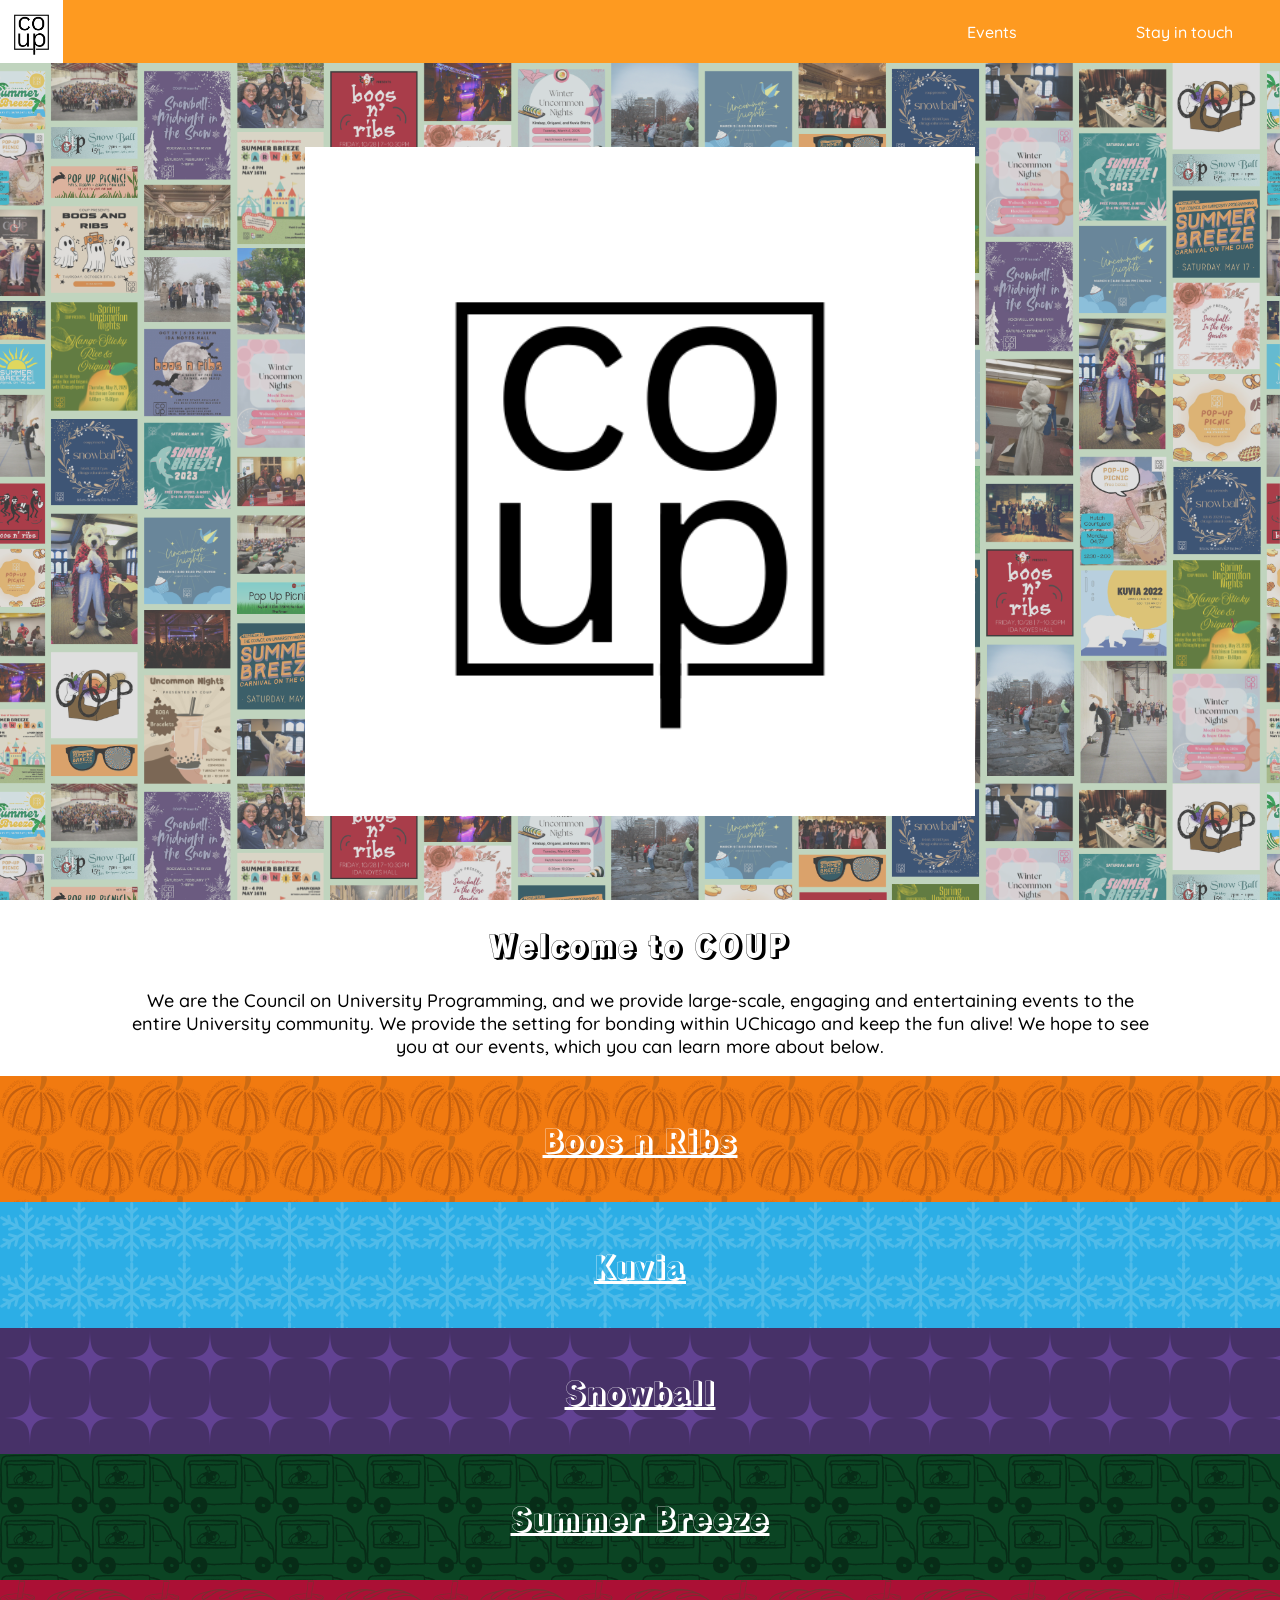
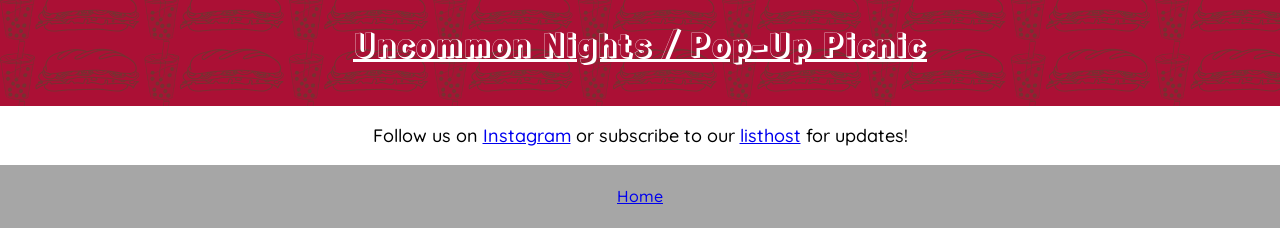
<file: index.html>
<!DOCTYPE html>
<html>
    <meta name="viewport" content="width=device-width, initial-scale=1.0">
    <head>
        <title>COUP Home</title>
    </head>
  <link rel="stylesheet" type="text/css" href="./styles.css">
  <link rel="stylesheet" type="text/css" href="./styles-home.css">
  <!-- fonts -->
    <link rel="preconnect" href="https://fonts.googleapis.com">
    <link rel="preconnect" href="https://fonts.gstatic.com" crossorigin>
    <link href="https://fonts.googleapis.com/css2?family=Quicksand:wght@300..700&family=Rampart+One&display=swap" rel="stylesheet">
  <!-- favicon (icon in tab) -->
   <link rel="icon" type="image/png" href="./Logo.png">
   <body>
        <header><a id="link-text" href="#" class="rampart-one-regular">COUP</a></header>
        <nav class="quicksand-p">
            <a id="logo-link" href="#">
                <img src="./Logo.png" alt="COUP logo">
            </a>
            <button id="hamburger" class="hamburger-item"><img class="hamburger-item" src="./menu-icon.svg"></button>
            <ul id="menu-options">
            </ul>
        </nav>
        <div class="bck-img" id="bck-home">
            <img id="logo" src="./Logo.png" alt="COUP logo">
        </div>
        <main>
        <h1 class="rampart-one-regular">Welcome to COUP</h1>
        <p class="text quicksand-p">
            We are the Council on University Programming, and we provide large-scale, engaging and entertaining events to the entire University community. 
            We provide the setting for bonding within UChicago and keep the fun alive! 
            We hope to see you at our events, which you can learn more about below. 
        </p>
        <section>
            <div class="events" id="bnr"><a class="rampart-one-regular" href="./events/bnr.html">Boos n Ribs</a></div>
            <div class="events" id="kuvia"><a class="rampart-one-regular" href="./events/kuvia.html">Kuvia</a></div>
            <div class="events" id="snowball"><a class="rampart-one-regular" href="./events/snowball.html">Snowball</a></div>
            <div class="events" id="sb"><a class="rampart-one-regular" href="./events/sb.html">Summer Breeze</a></div>
            <div class="events" id="uncommon-nights"><a class="rampart-one-regular" href="./events/uncommon-nights.html">Uncommon Nights / Pop-Up Picnic</a></div>
        </section>
        <p class="text quicksand-p" id="contact-us">
            Follow us on <a href="https://www.instagram.com/uchicago_coup/" target="_blank">Instagram</a> 
            or subscribe to our <a href="https://lists.uchicago.edu/web/info/coup" target="_blank">listhost</a> for updates!
            <!-- <br>
            <a href="https://www.instagram.com/uchicago_coup" target="_blank">Contact us</a> with any questions or suggestions! -->
        </p>
        </main>
        <footer class="quicksand-p"><a href="#">Home</a></footer>
        <script src = "./scripts-navbar.js"></script>
    </body>
</html>
</file>
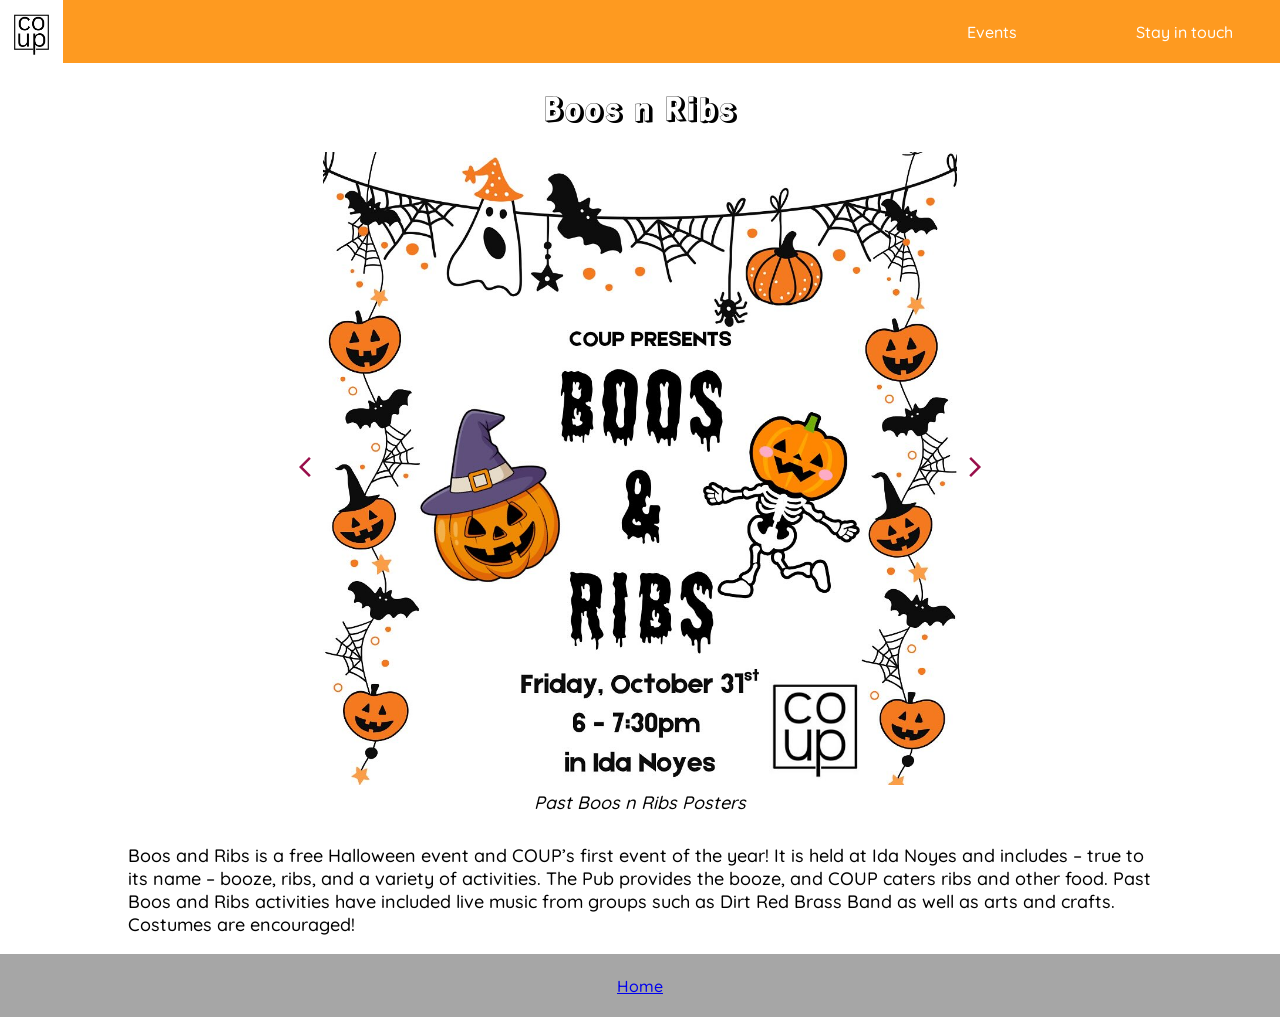
<file: events/bnr.html>
<!DOCTYPE html>
<html>
    <meta name="viewport" content="width=device-width, initial-scale=1.0">
    <head>
        <title>Boos n Ribs</title>
    </head>
  <link rel="stylesheet" type="text/css" href="../styles.css">
  <link rel="stylesheet" type="text/css" href="./styles-events.css">
  <!-- fonts -->
    <link rel="preconnect" href="https://fonts.googleapis.com">
    <link rel="preconnect" href="https://fonts.gstatic.com" crossorigin>
    <link href="https://fonts.googleapis.com/css2?family=Quicksand:wght@300..700&family=Rampart+One&display=swap" rel="stylesheet">
  <!-- favicon (icon in tab) -->
  <link rel="icon" type="image/png" href="../Logo.png">
   <body>
        <header><a id="link-text" href="../index.html" class="rampart-one-regular">COUP</a></header>
        <nav class="quicksand-p">
            <a id="logo-link" href="../index.html">
                <img src="../Logo.png" alt="COUP logo">
            </a>
            <button id="hamburger" class="hamburger-item"><img class="hamburger-item" src="../menu-icon.svg"></button>
            <ul id="menu-options">
            </ul>
        </nav>
        <main>
            <h1 class="rampart-one-regular">Boos n Ribs</h1>
            <div class="carousel">
                <button class="carousel-left carousel1"><img src="./arrow-left.svg" alt="arrow pointing left to go to the previous image in the image carousel"></button>
                <img class="carousel1 carousel-imgs" src="./bnr-assets/bnr-2025.jpg" alt="poster of pumpkins, spiders, and skeletons">
                <button class="carousel-right carousel1"><img src="./arrow-right.svg" alt="arrow pointing right to go to the next image in the image carousel"></button>
            </div>
            <p class="text quicksand-p caption">Past Boos n Ribs Posters</p>
            <p class="text quicksand-p">
                Boos and Ribs is a free Halloween event and COUP’s first event of the year! 
                It is held at Ida Noyes and includes – true to its name – booze, ribs, and a variety of activities. 
                The Pub provides the booze, and COUP caters ribs and other food. Past Boos and Ribs activities have included live music from groups such as Dirt Red Brass Band as well as arts and crafts. 
                Costumes are encouraged! 
            </p>
            <!-- <p class="text quicksand-p"><strong>Find information on Boos n Ribs 2026 <a href="./current-event.html">here</a>.</strong></p> -->
        </main>
        <footer class="quicksand-p"><a href="../index.html">Home</a></footer>
        <script src = "../scripts-navbar.js"></script>
        <script src="./scripts-carousel.js" type="module"></script>
    </body>
</html>
</file>
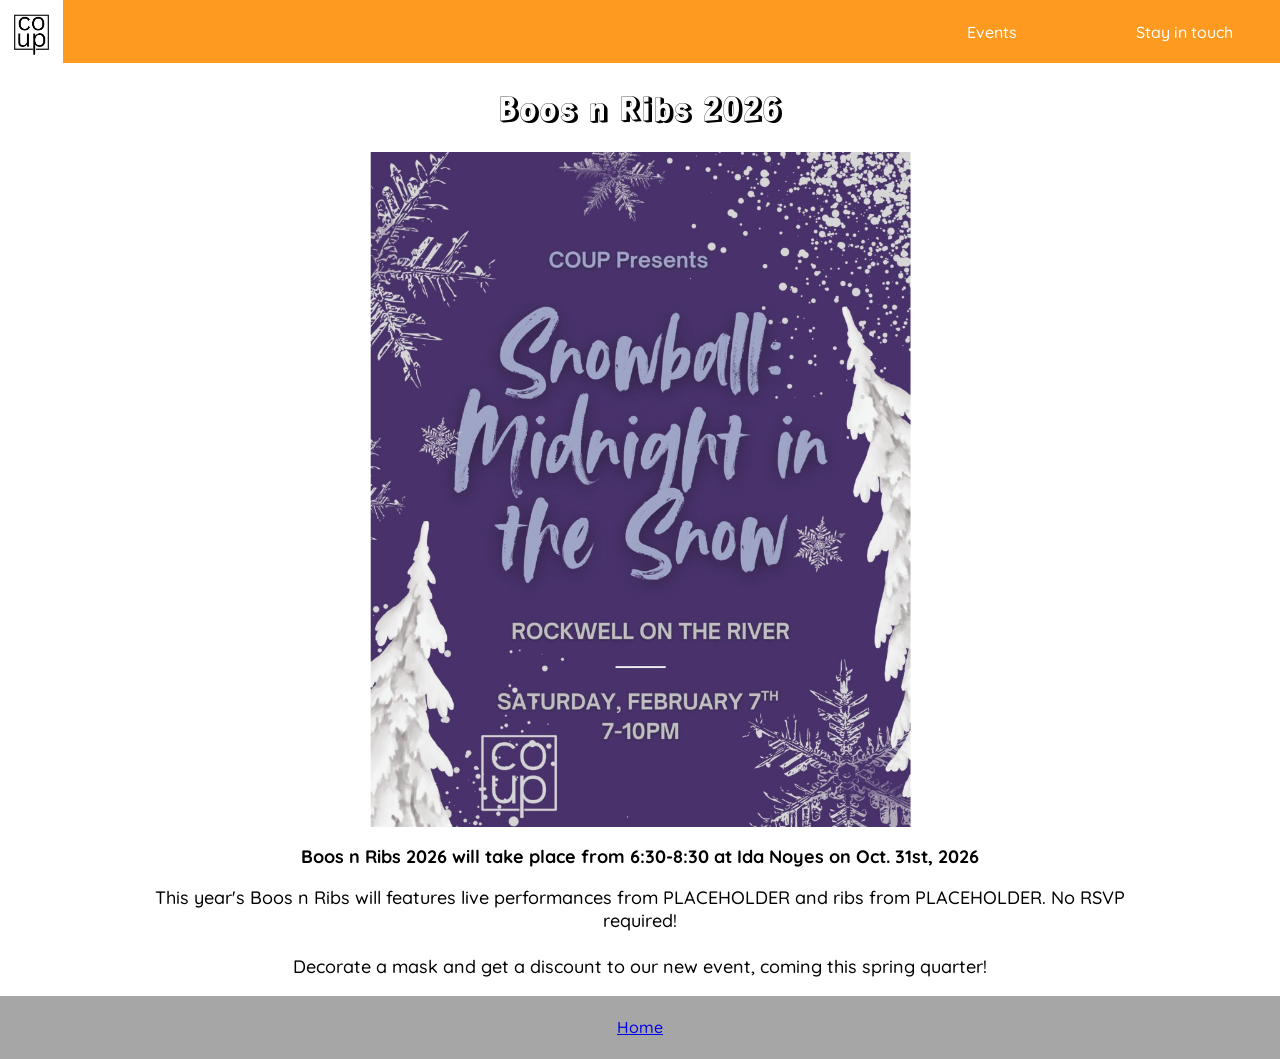
<file: events/current-event.html>
<!DOCTYPE html>
<html>
    <meta name="viewport" content="width=device-width, initial-scale=1.0">
    <head>
        <title>Boos n Ribs 2026</title>
    </head>
  <link rel="stylesheet" type="text/css" href="../styles.css">
  <link rel="stylesheet" type="text/css" href="./styles-events.css">
  <!-- fonts -->
    <link rel="preconnect" href="https://fonts.googleapis.com">
    <link rel="preconnect" href="https://fonts.gstatic.com" crossorigin>
    <link href="https://fonts.googleapis.com/css2?family=Quicksand:wght@300..700&family=Rampart+One&display=swap" rel="stylesheet">
  <!-- favicon (icon in tab) -->
  <link rel="icon" type="image/png" href="../Logo.png">
   <body>
        <header><a id="link-text" href="../index.html" class="rampart-one-regular">COUP</a></header>
        <nav class="quicksand-p">
            <a id="logo-link" href="../index.html">
                <img src="../Logo.png" alt="COUP logo">
            </a>
            <button id="hamburger" class="hamburger-item"><img class="hamburger-item" src="../menu-icon.svg"></button>
            <ul id="menu-options">
            </ul>
        </nav>
        <main>
            <h1 class="rampart-one-regular">Boos n Ribs 2026</h1>
            <img class="imgs" src="./snowball-assets/snowball-2026.png">
            <p class="text quicksand-p center"><strong>Boos n Ribs 2026 will take place from 6:30-8:30 at Ida Noyes on Oct. 31st, 2026</strong></p>
            <p class="text quicksand-p center">
                This year's Boos n Ribs will features live performances from PLACEHOLDER and ribs from PLACEHOLDER. No RSVP required!
                <br><br>
                Decorate a mask and get a discount to our new event, coming this spring quarter!
            </p>
        </main>
        <footer class="quicksand-p"><a href="../index.html">Home</a></footer>
        <script src = "../scripts-navbar.js"></script>
        <!-- <script src="./scripts-carousel.js" type="module"></script> -->
    </body>
</html>
</file>
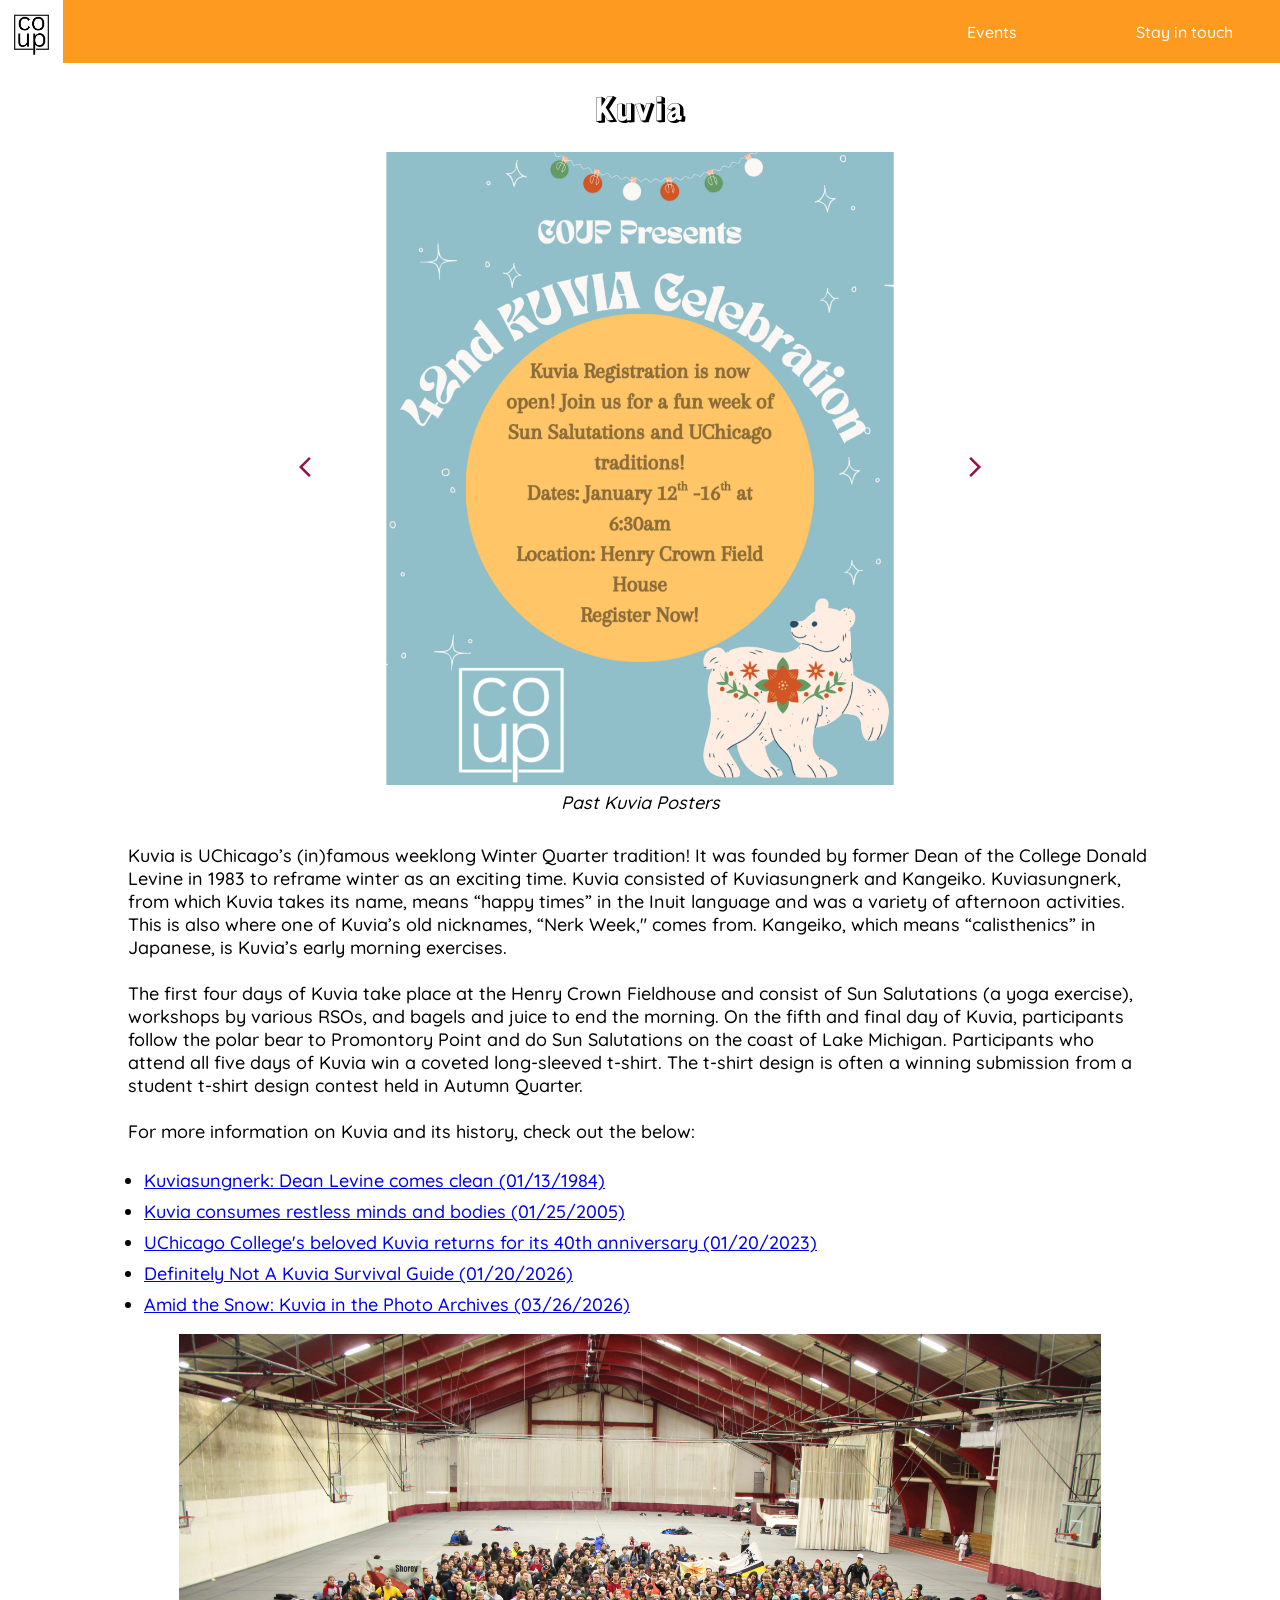
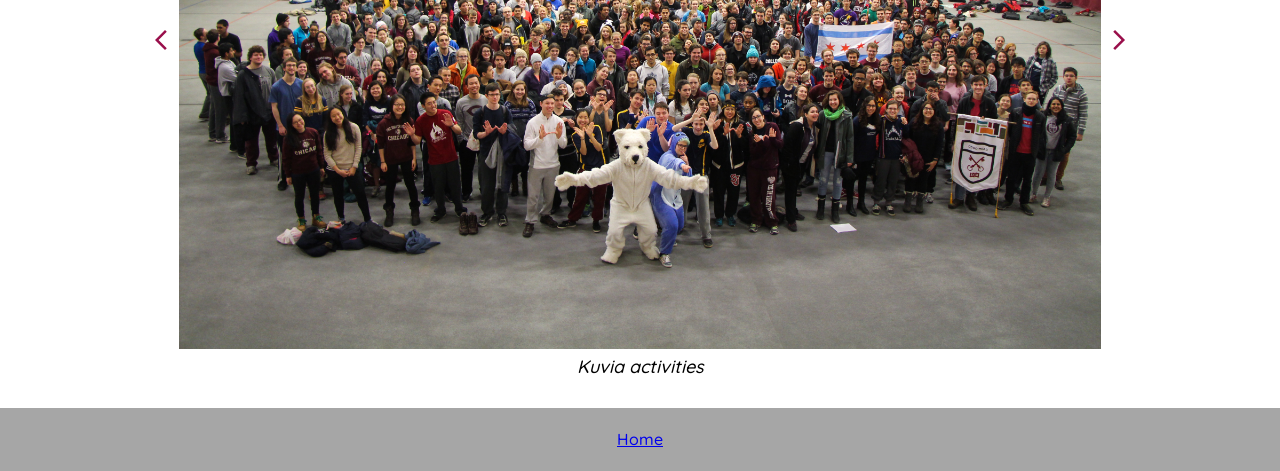
<file: events/kuvia.html>
<!DOCTYPE html>
<html>
    <meta name="viewport" content="width=device-width, initial-scale=1.0">
    <head>
        <title>Kuvia</title>
    </head>
  <link rel="stylesheet" type="text/css" href="../styles.css">
  <link rel="stylesheet" type="text/css" href="./styles-events.css">
  <!-- fonts -->
    <link rel="preconnect" href="https://fonts.googleapis.com">
    <link rel="preconnect" href="https://fonts.gstatic.com" crossorigin>
    <link href="https://fonts.googleapis.com/css2?family=Quicksand:wght@300..700&family=Rampart+One&display=swap" rel="stylesheet">
  <!-- favicon (icon in tab) -->
  <link rel="icon" type="image/png" href="../Logo.png">
   <body>
        <header><a id="link-text" href="../index.html" class="rampart-one-regular">COUP</a></header>
        <nav class="quicksand-p">
            <a id="logo-link" href="../index.html">
                <img src="../Logo.png" alt="COUP logo">
            </a>
            <button id="hamburger" class="hamburger-item"><img class="hamburger-item" src="../menu-icon.svg"></button>
            <ul id="menu-options">
            </ul>
        </nav>
        <main>
            <h1 class="rampart-one-regular">Kuvia</h1>
            <div class="carousel">
                <button class="carousel-left carousel1"><img src="./arrow-left.svg" alt="arrow pointing left to go to the previous image in the image carousel"></button>
                <img class="carousel1 carousel-imgs" src="./kuvia-assets/kuvia-2026.png" alt="poster of a polar bear with flowers, ornaments, and a sun">
                <button class="carousel-right carousel1"><img src="./arrow-right.svg" alt="arrow pointing right to go to the next image in the image carousel"></button>
            </div>
            <p class="text quicksand-p caption">Past Kuvia Posters</p>
            <p class="text quicksand-p">
                Kuvia is UChicago’s (in)famous weeklong Winter Quarter tradition! 
                It was founded by former Dean of the College Donald Levine in 1983 to reframe winter as an exciting time. 
                Kuvia consisted of Kuviasungnerk and Kangeiko. Kuviasungnerk, from which Kuvia takes its name, means “happy times” in the Inuit language and was a variety of afternoon activities. 
                This is also where one of Kuvia’s old nicknames, “Nerk Week," comes from. 
                Kangeiko, which means “calisthenics” in Japanese, is Kuvia’s early morning exercises.
                <br><br>
                The first four days of Kuvia take place at the Henry Crown Fieldhouse and consist of Sun Salutations (a yoga exercise), workshops by various RSOs, and bagels and juice to end the morning. 
                On the fifth and final day of Kuvia, participants follow the polar bear to Promontory Point and do Sun Salutations on the coast of Lake Michigan. 
                Participants who attend all five days of Kuvia win a coveted long-sleeved t-shirt. 
                The t-shirt design is often a winning submission from a student t-shirt design contest held in Autumn Quarter.
                <br><br>
                For more information on Kuvia and its history, check out the below:
            </p>
            <ul class="text quicksand-p" id="list">
                <li>
                    <a href="https://campub.lib.uchicago.edu/view/?docId=mvol-0004-1984-0113;query=kuvia#page/7/mode/1up/search/kuvia" target="_blank">
                        Kuviasungnerk: Dean Levine comes clean (01/13/1984)
                    </a>
                </li>
                <li>
                    <a href="https://chicagomaroon.com/2303/news/kuvia-consumes-restless-minds-and-bodies/" target="_blank">
                        Kuvia consumes restless minds and bodies (01/25/2005)
                    </a>
                </li>
                <li>
                    <a href="https://college.uchicago.edu/news/uchicago-colleges-beloved-kuvia-returns-its-40th-anniversary" target="_blank">
                        UChicago College's beloved Kuvia returns for its 40th anniversary (01/20/2023)
                    </a>
                </li>
                <li>
                    <a href="https://chicagomaroon.com/50273/grey-city/definitely-not-a-kuvia-survival-guide/" target="_blank">
                        Definitely Not A Kuvia Survival Guide (01/20/2026)
                    </a>
                </li>
                <li>
                    <a href="https://chicagomaroon.com/51238/artsandculture/amid-the-snow-kuvia-in-the-photo-archives/ " target="_blank">
                        Amid the Snow: Kuvia in the Photo Archives (03/26/2026)
                    </a>
                </li>
            </ul>
            <div class="carousel" style="margin-top : 0.75rem;">
                <button class="carousel-left carousel2"><img src="./arrow-left.svg" alt="arrow pointing left to go to the previous image in the image carousel"></button>
                <img class="carousel2 carousel-imgs" style="display : inline" src="./kuvia-assets/posing-crown.jpg" alt="Kuvia participants posing for a photo in the Henry Crown Fieldhouse">
                <button class="carousel-right carousel2"><img src="./arrow-right.svg" alt="arrow pointing right to go to the next image in the image carousel"></button>
            </div>
            <p class="text quicksand-p caption">Kuvia activities</p>
        </main>
        <footer class="quicksand-p"><a href="../index.html">Home</a></footer>
        <script src = "../scripts-navbar.js"></script>
        <script src="./scripts-carousel.js" type="module"></script>
    </body>
</html>
</file>
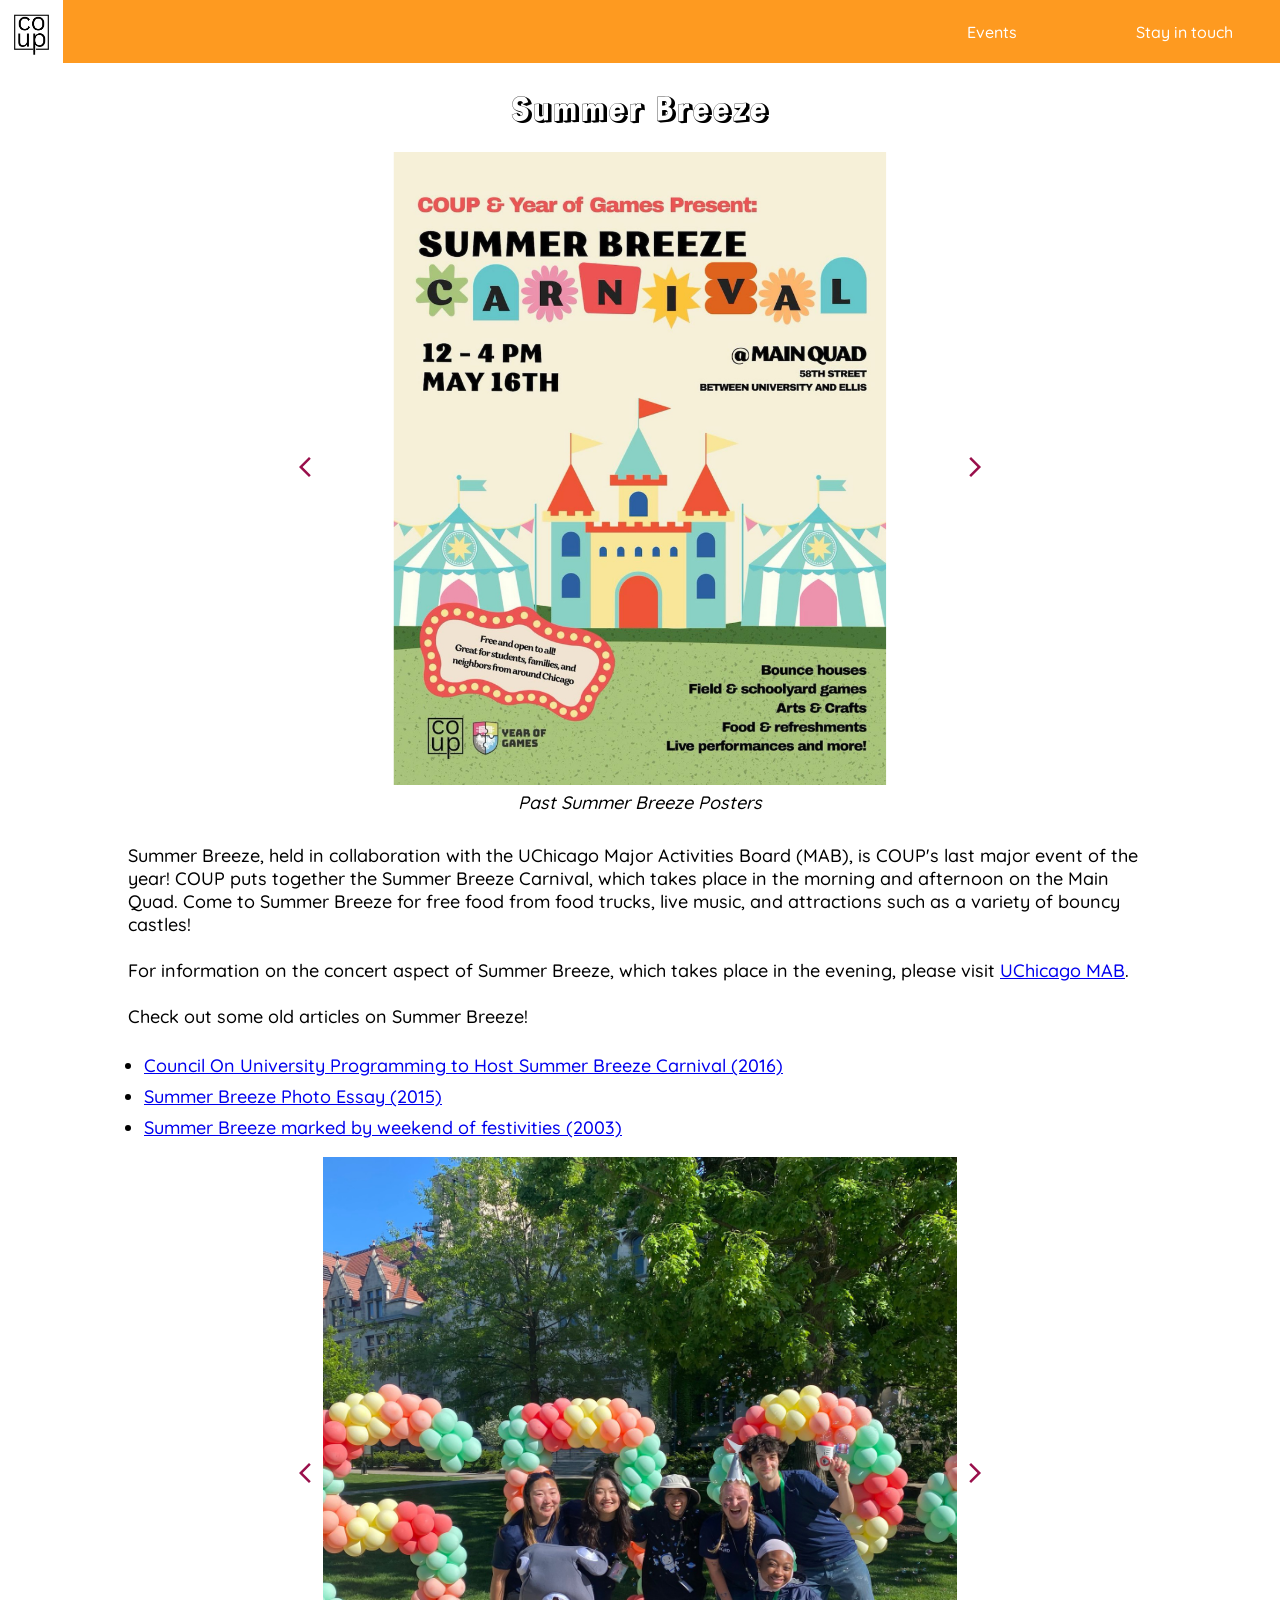
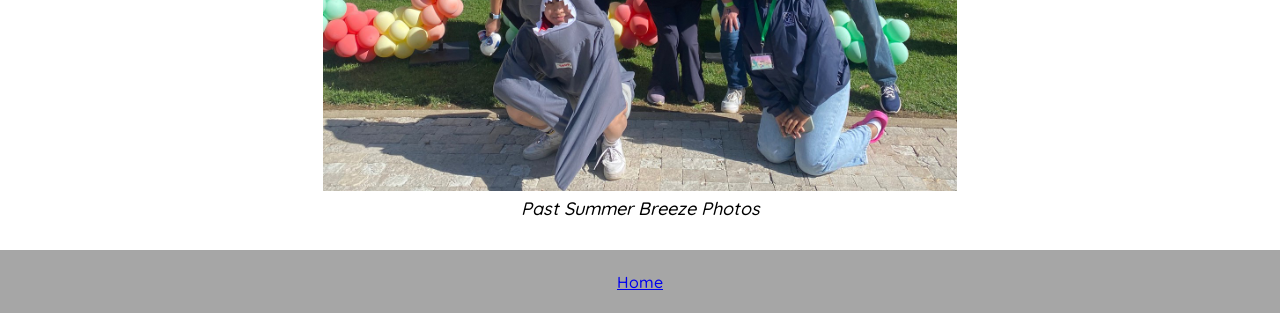
<file: events/sb.html>
<!DOCTYPE html>
<html>
    <meta name="viewport" content="width=device-width, initial-scale=1.0">
    <head>
        <title>Summer Breeze</title>
    </head>
  <link rel="stylesheet" type="text/css" href="../styles.css">
  <link rel="stylesheet" type="text/css" href="./styles-events.css">
  <!-- fonts -->
    <link rel="preconnect" href="https://fonts.googleapis.com">
    <link rel="preconnect" href="https://fonts.gstatic.com" crossorigin>
    <link href="https://fonts.googleapis.com/css2?family=Quicksand:wght@300..700&family=Rampart+One&display=swap" rel="stylesheet">
  <!-- favicon (icon in tab) -->
  <link rel="icon" type="image/png" href="../Logo.png">
   <body>
        <header><a id="link-text" href="../index.html" class="rampart-one-regular">COUP</a></header>
        <nav class="quicksand-p">
            <a id="logo-link" href="../index.html">
                <img src="../Logo.png" alt="COUP logo">
            </a>
            <button id="hamburger" class="hamburger-item"><img class="hamburger-item" src="../menu-icon.svg"></button>
            <ul id="menu-options">
            </ul>
        </nav>
        <main>
            <h1 class="rampart-one-regular">Summer Breeze</h1>
            <div class="carousel">
                <button class="carousel-left carousel1"><img src="./arrow-left.svg" alt="arrow pointing left to go to the previous image in the image carousel""></button>
                <img class="carousel1 carousel-imgs" src="./sb-assets/sb-2026.png" alt="poster of a circus">
                <button class="carousel-right carousel1"><img src="./arrow-right.svg" alt="arrow pointing right to go to the next image in the image carousel""></button>
            </div>
            <p class="text quicksand-p caption">Past Summer Breeze Posters</p>
            <p class="text quicksand-p">
                Summer Breeze, held in collaboration with the UChicago Major Activities Board (MAB), is COUP's last major event of the year! 
                COUP puts together the Summer Breeze Carnival, which takes place in the morning and afternoon on the Main Quad. 
                Come to Summer Breeze for free food from food trucks, live music, and attractions such as a variety of bouncy castles! 
                <br><br>
                For information on the concert aspect of Summer Breeze, which takes place in the evening, please visit <a href="https://uchicagomab.com/">UChicago MAB</a>.
                <br><br>
                Check out some old articles on Summer Breeze!
            </p>
            <ul class="text quicksand-p" id="list">
                <li>
                    <a href="https://chicagomaroon.com/21884/news/council-on-university-programming-to-host-summer-breeze-carnival/" target="_blank">
                        Council On University Programming to Host Summer Breeze Carnival (2016)
                    </a>
                </li>
                <li>
                    <a href="https://chicagomaroon.com/20598/news/summer-breeze-photo-essay/" target="_blank">
                        Summer Breeze Photo Essay (2015)
                    </a>
                </li>
                <li>
                    <a href="https://chicagomaroon.com/3550/news/summer-breeze-marked-by-weekend-of-festivities/" target="_blank">
                        Summer Breeze marked by weekend of festivities (2003)
                    </a>
                </li>
            </ul>
            <div class="carousel" style="margin-top : 0.75rem;">
                <button class="carousel-left carousel2"><img src="./arrow-left.svg" alt="arrow pointing left to go to the previous image in the image carousel""></button>
                <img class="carousel2 carousel-imgs" src="./sb-assets/coup-photo-2024.jpg" alt="COUP members standing in front of a balloon letters that spell 'SB24'">
                <button class="carousel-right carousel2"><img src="./arrow-right.svg" alt="arrow pointing right to go to the next image in the image carousel""></button>
            </div>
            <p class="text quicksand-p caption">Past Summer Breeze Photos</p>
        </main>
        <footer class="quicksand-p"><a href="../index.html">Home</a></footer>
        <script src = "../scripts-navbar.js"></script>
        <script src="./scripts-carousel.js" type="module"></script>
    </body>
</html>
</file>
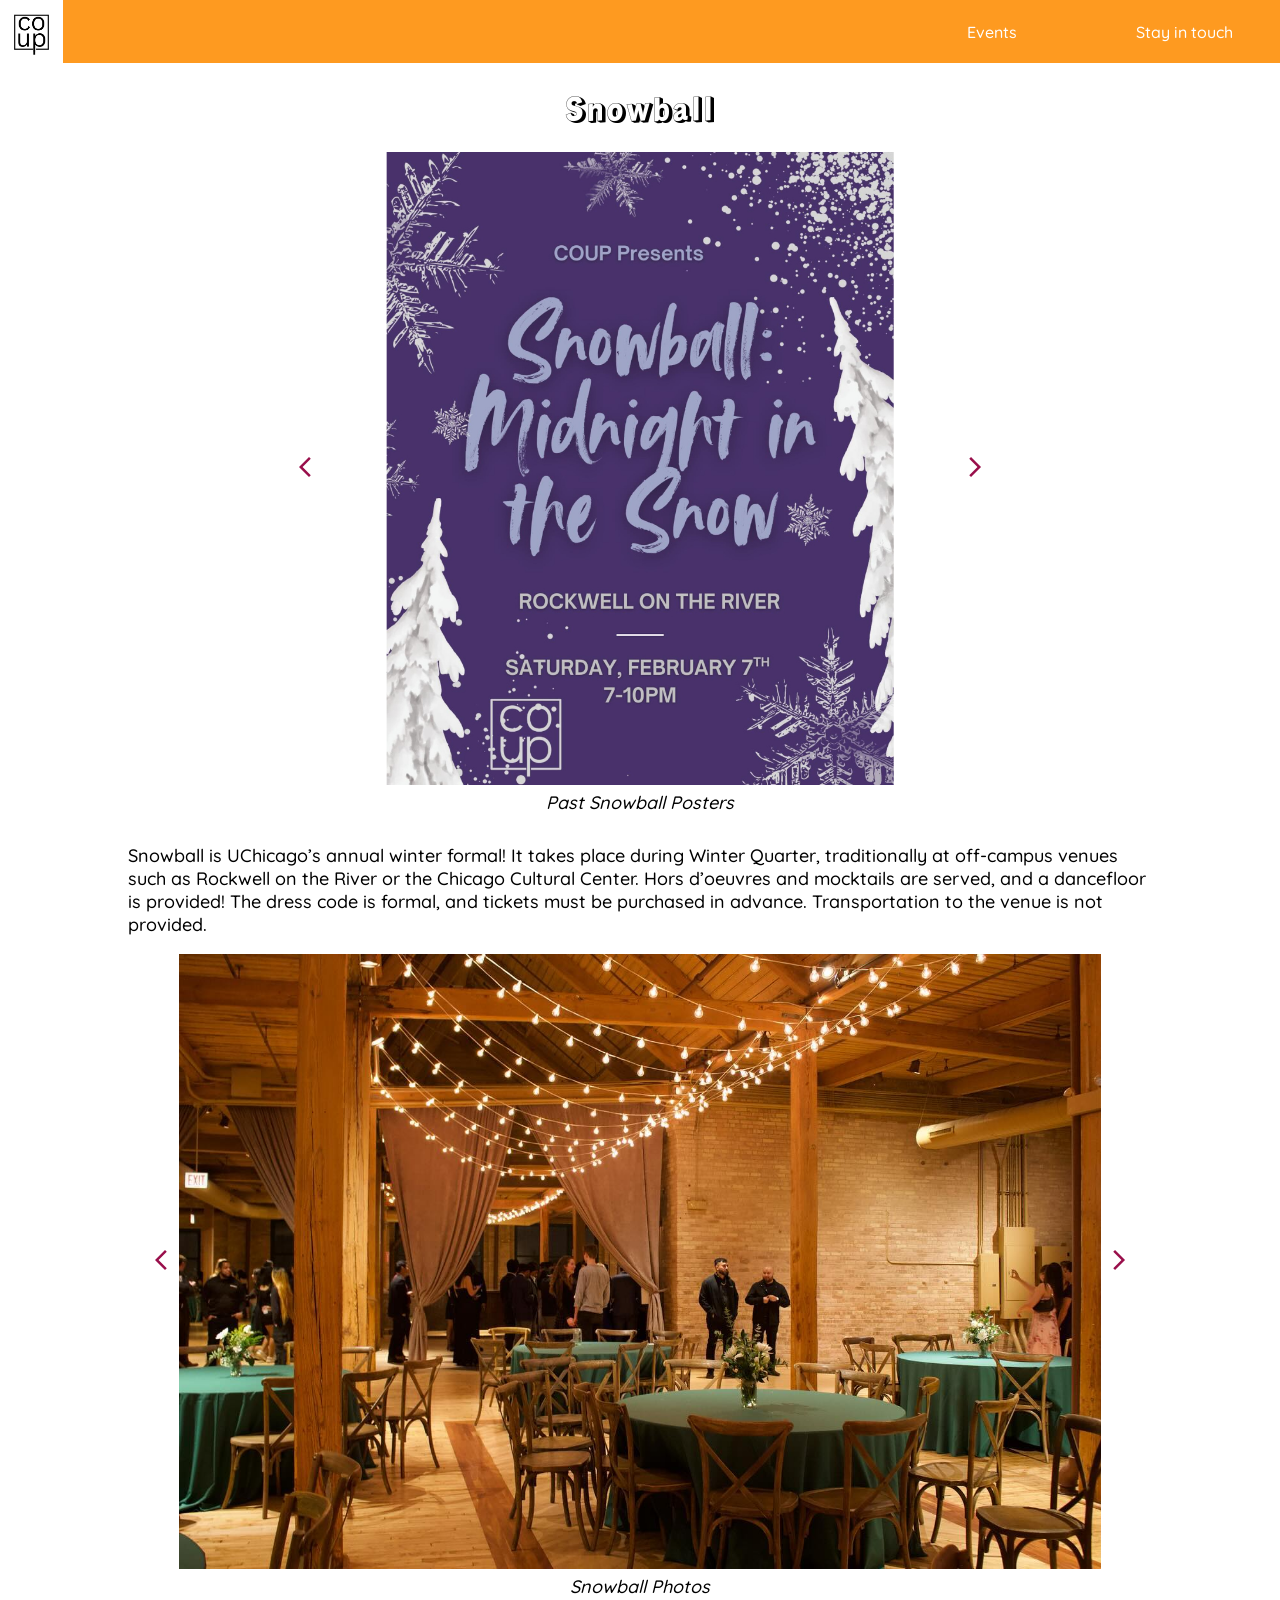
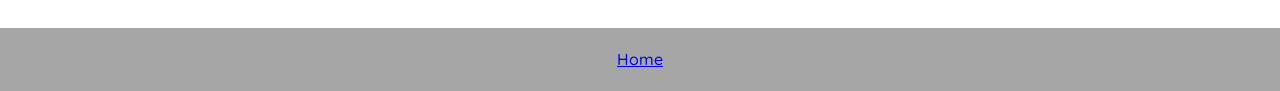
<file: events/snowball.html>
<!DOCTYPE html>
<html>
    <meta name="viewport" content="width=device-width, initial-scale=1.0">
    <head>
        <title>Snowball</title>
    </head>
  <link rel="stylesheet" type="text/css" href="../styles.css">
  <link rel="stylesheet" type="text/css" href="./styles-events.css">
  <!-- fonts -->
    <link rel="preconnect" href="https://fonts.googleapis.com">
    <link rel="preconnect" href="https://fonts.gstatic.com" crossorigin>
    <link href="https://fonts.googleapis.com/css2?family=Quicksand:wght@300..700&family=Rampart+One&display=swap" rel="stylesheet">
  <!-- favicon (icon in tab) -->
  <link rel="icon" type="image/png" href="../Logo.png">
   <body>
        <header><a id="link-text" href="../index.html" class="rampart-one-regular">COUP</a></header>
        <nav class="quicksand-p">
            <a id="logo-link" href="../index.html">
                <img src="../Logo.png" alt="COUP logo">
            </a>
            <button id="hamburger" class="hamburger-item"><img class="hamburger-item" src="../menu-icon.svg"></button>
            <ul id="menu-options">
            </ul>
        </nav>
        <main>
            <h1 class="rampart-one-regular">Snowball</h1>
            <div class="carousel">
                <button class="carousel-left carousel1"><img src="./arrow-left.svg" alt="arrow pointing left to go to the previous image in the image carousel"></button>
                <img class="carousel1 carousel-imgs" src="./snowball-assets/snowball-2026.png" alt="purple poster of snow-laden trees">
                <button class="carousel-right carousel1"><img src="./arrow-right.svg" alt="arrow pointing right to go to the next image in the image carousel"></button>
            </div>
            <p class="text quicksand-p caption">Past Snowball Posters</p>
            <p class="text quicksand-p">
                Snowball is UChicago’s annual winter formal! 
                It takes place during Winter Quarter, traditionally at off-campus venues such as Rockwell on the River or the Chicago Cultural Center. 
                Hors d’oeuvres and mocktails are served, and a dancefloor is provided! 
                The dress code is formal, and tickets must be purchased in advance. 
                Transportation to the venue is not provided. 
            </p>
            <div class="carousel" style="margin-top : 0.75rem;">
                <button class="carousel-left carousel2"><img src="./arrow-left.svg" alt="arrow pointing left to go to the previous image in the image carousel"></button>
                <img class="carousel2 carousel-imgs" src="./snowball-assets/venue.jpg" alt="Tables covered in blue tablecloths, under fairy lights">
                <button class="carousel-right carousel2"><img src="./arrow-right.svg" alt="arrow pointing right to go to the next image in the image carousel"></button>
            </div>
            <p class="text quicksand-p caption">Snowball Photos</p>
        </main>
        <footer class="quicksand-p"><a href="../index.html">Home</a></footer>
        <script src = "../scripts-navbar.js"></script>
        <script src="./scripts-carousel.js" type="module"></script>
    </body>
</html>
</file>
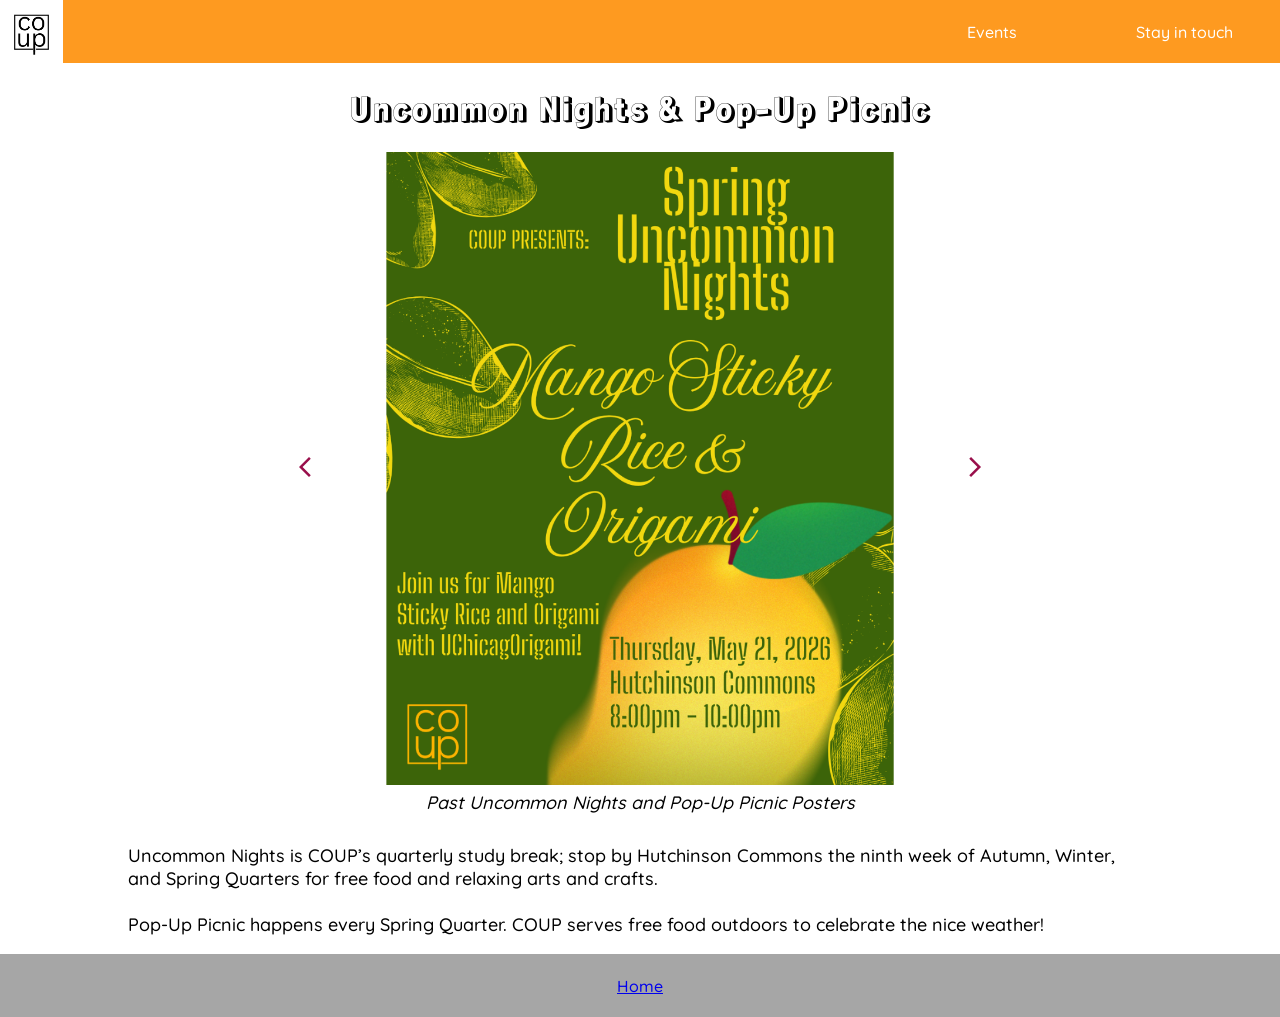
<file: events/uncommon-nights.html>
<!DOCTYPE html>
<html>
    <meta name="viewport" content="width=device-width, initial-scale=1.0">
    <head>
        <title>Uncommon Nights & Pop-Up Picnic</title>
    </head>
  <link rel="stylesheet" type="text/css" href="../styles.css">
  <link rel="stylesheet" type="text/css" href="./styles-events.css">
  <!-- fonts -->
    <link rel="preconnect" href="https://fonts.googleapis.com">
    <link rel="preconnect" href="https://fonts.gstatic.com" crossorigin>
    <link href="https://fonts.googleapis.com/css2?family=Quicksand:wght@300..700&family=Rampart+One&display=swap" rel="stylesheet">
  <!-- favicon (icon in tab) -->
  <link rel="icon" type="image/png" href="../Logo.png">
   <body>
        <header><a id="link-text" href="../index.html" class="rampart-one-regular">COUP</a></header>
        <nav class="quicksand-p">
            <a id="logo-link" href="../index.html">
                <img src="../Logo.png" alt="COUP logo">
            </a>
            <button id="hamburger" class="hamburger-item"><img class="hamburger-item" src="../menu-icon.svg"></button>
            <ul id="menu-options">
            </ul>
        </nav>
        <main>
            <h1 class="rampart-one-regular">Uncommon Nights & Pop-Up Picnic</h1>
            <div class="carousel">
                <button class="carousel-left carousel1"><img src="./arrow-left.svg" alt="arrow pointing left to go to the previous image in the image carousel"></button>
                <img class="carousel1 carousel-imgs" src="./uncommon-nights-assets/un-spr-2026.png" alt="poster of mangoes">
                <button class="carousel-right carousel1"><img src="./arrow-right.svg" alt="arrow pointing right to go to the next image in the image carousel"></button>
            </div>
            <p class="text quicksand-p caption">Past Uncommon Nights and Pop-Up Picnic Posters</p>
            <p class="text quicksand-p">
                Uncommon Nights is COUP’s quarterly study break; stop by Hutchinson Commons the ninth week of Autumn, Winter, and Spring Quarters for free food and relaxing arts and crafts.
                <br><br>
                Pop-Up Picnic happens every Spring Quarter. COUP serves free food outdoors to celebrate the nice weather!
            </p>
        </main>
        <footer class="quicksand-p"><a href="../index.html">Home</a></footer>
        <script src = "../scripts-navbar.js"></script>
        <script src="./scripts-carousel.js" type="module"></script>
    </body>
</html>
</file>
<file: styles.css>
:root {
  --nav-height : 7vh;
  --rest-height-rel : calc(100vh - var(--nav-height));
}

body {
  margin : 0;
  display : flex;
  flex-direction: column;
  min-height: 100dvh;
}

main {
    flex-grow: 1;
}

.quicksand-p {
  font-family: "Quicksand", sans-serif;
  font-optical-sizing: auto;
  font-weight: 500;
  font-style: normal;
}

.rampart-one-regular {
  font-family: "Rampart One", sans-serif;
  font-weight: 400;
  font-style: normal;
}

header {
  position : sticky;
  top : 0;
  background-color : white;
  z-index : 150;
  height : 2em;
  align-items : center;
  justify-content : center;
  a {
    color : #990f4b;
  }
}

nav {
    position : sticky;
    width : 100%;
    height : var(--nav-height);
    background-color : #fe9a20;
    z-index : 100;

    ul {
        position : relative;
        list-style-type: none;
        margin : 0;
        padding : 0;
        justify-content : end;
    }

    li {
        background-color : #fe9a20;
        height : var(--nav-height);
        display : flexbox;
        align-items : column;
        text-align : center;
        justify-items : center;
        div {
            height : 100%;
            display : flex;
            align-items: center;
            justify-content: center;
        }
    }

    .below {
        display : none;
        width : 100%;
        height : 100%;
        background-color : #990f4b;
        box-sizing: border-box;
        padding : 0.25rem;
        /*line-height : var(--nav-height); /*lines cannot be more than a line long*/
    }

    li > a, li > span { /*cannot have links that are two lines of text long */
        /*line-height : var(--nav-height);*/
        display : flex;
        text-align : center;
        flex-direction : column;
        justify-content : center;
        height : 100%;
        color : white;
        text-decoration : none;
    }
}

#hamburger {
  position : absolute;
  background-color : #fe9a20;
  border : none;
  width : var(--nav-height);
  height : var(--nav-height);
  left : 50%;
  transform: translateX(-50%);
  cursor : pointer;
  img {
    width : 100%;
    height : 100%;
  }
}

#logo-link  {
  position : absolute;
  width : var(--nav-height);
  height : var(--nav-height);
  cursor : pointer;
  z-index : 90;
}

/*change appearance based on width */
@media (width >= calc(7vh + 48rem)){
  #logo-link {
    display : flex;
  }
  nav {
    top : 0;
  }
  #hamburger {
    display : none;
  }
  nav > ul {
    display : flex;
    top : 0px;
    flex-direction : row;
  }
  li {
    width : 12rem;
  }
  .below.two-lines {
    padding-bottom : 1rem;
  }
  header {
    display : none;
  }
  @media (hover : none){
    .nav-item.open {
        background-color: #990f4b;
        z-index: 90;
        .below {
            display : flex;
        }
    }
  }
  @media (hover : hover){
    .nav-item:hover {
        background-color: #990f4b;
        z-index: 90;
        .below {
            display : flex;
            flex-direction : row;
            align-items: center;
            justify-items : center;
        }
    }
  }
}

@media (width < calc(7vh + 48rem)){
  #logo-link {
    display : none;
  }
  nav {
    top : 2em;
  }
  .below {
    display : none !important;
  }
  #hamburger {
    display : flex;
  }
  nav > ul {
    display : none;
    top : var(--nav-height);
    flex-direction : column;
  }
  li {
    width : 100%;
  }
  header {
    display : flex;
    a {
        text-decoration : none;
    }
  }
  @media(hover : hover){
    .nav-item:hover {
        cursor : pointer;
    }
  }            
}

@media (orientation : landscape){
  #logo {
    width : calc(var(--rest-height-rel) * 0.8);
  }
}

@media (orientation : portrait){
  #logo {
    width : 80%;
  }
}

/* logo */
#logo {
  z-index : 90;
  position: relative;
  margin : 0;
  top : (var(--nav-height) / 2)px;
}

/* background image */
.bck-img {
  width : 100%;
  height : var(--rest-height-rel);
  
  display : flex;
  align-items : center;
  justify-content : center;
}

.text {
  text-align : center;
  font-size : clamp(1rem, 2vh, 2rem);
  width : 80%;
  padding-left : 10%;
}

.padding {
  padding : 20px;
}

h1 {
  text-align : center;
  font-size : clamp(1.5rem,5vh,2rem);
}

footer {
  width : 100%;
  height : var(--nav-height); /*change depending on height of viewport*/
  /*height may not be a problem depending on how much content there is*/

  background-color : #a6a6a6;
  display : flex;
  align-items: center;
  justify-content: center
}
</file>
<file: styles-home.css>
#bck-home{
    background-image : url("./main-page-imgs/main-page-desktop.png");
    background-size : 100%;
}

.events {
  width : 100%;
  /* height : 20vh; */
  height : fit-content;
  display : flex;
  align-items : center;
  justify-items : center;
}

@media(width >= 480){
    .events {
        background-size : 100%;
    }
}
@media(width < 480px){
    .events {
        background-size : 375%;
    }
}

.events > a {
    font-size : clamp(1.5rem,5vh,2rem);
    margin : auto;
    text-align : center;
    padding : 40px;
    color : white;
}

#kuvia {
    background-color: #2caee6;
    background-image : url("./main-page-imgs/kuvia-banner.png")
}

#snowball {
    background-color : #473168;
    background-image: url("./main-page-imgs/snowball-banner.png")
}

#bnr {
    background-color: #f17a10;
    background-image: url("./main-page-imgs/bnr-banner.png")
}

#sb {
    background-color: #0e8541;
    background-image: url("./main-page-imgs/summer-breeze-banner.png")
}

#uncommon-nights {
    background-color: #ab1035;
    background-image: url("./main-page-imgs/uncommon-nights-banner.png")
}
</file>
<file: events/styles-events.css>
.imgs {
    display : block;
    margin : auto;
    max-height : 75vh;
    width : auto;
    max-width : 90%;
}

#links {
    position : relative;
    top : -0.5rem;
}

#list > li{
    position : relative;
    left : 1rem;
    width : 100%;
    padding-top: 0.5rem;
}

.text {
  text-align : left;
}

.center {
    text-align : center;
}

.caption {
    text-align : center;
    position : relative;
    top : -0.75rem;
    font-style: italic;
}

.carousel {
  display : flex;
  align-items : center;
  justify-content : center;

  width : fit-content;
  margin-left : auto;
  margin-right : auto;
}

/*for width <= 480px*/
.carousel-imgs {
    width : auto;
    max-width : 80%;
}

@media (width > 480px){
    .carousel-imgs {
        max-height : 80vh;
    }
}

.carousel-left, .carousel-right {
    border : none;
    display : fit-content;
    background-color: white;
    cursor : pointer;
}
</file>
